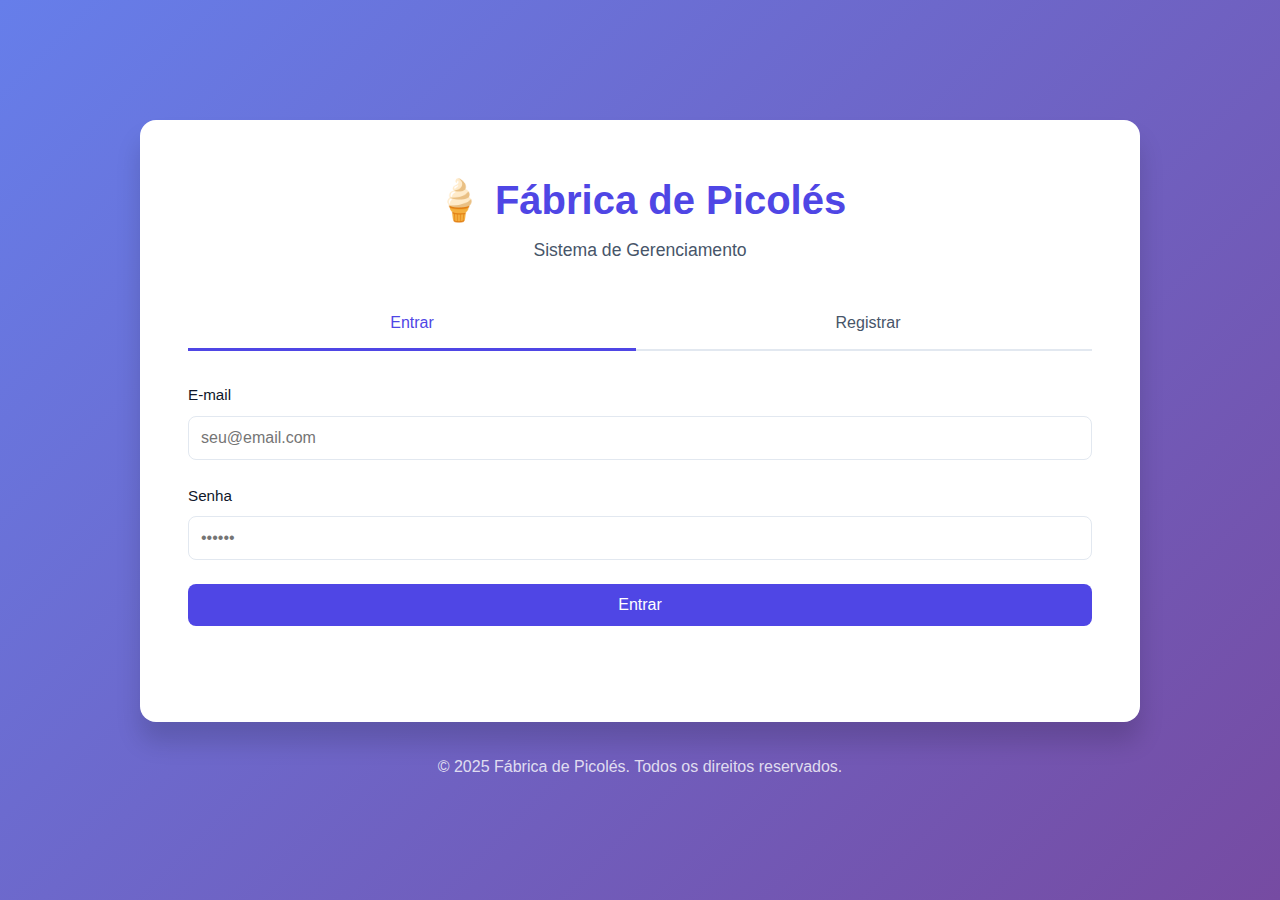
<file: index.html>
<!DOCTYPE html>
<html lang="pt-BR">
  <head>
    <meta charset="utf-8" />
    <meta name="viewport" content="width=device-width, initial-scale=1.0" />
    <title>Fábrica de Picolés - Login</title>
    <link rel="stylesheet" href="styles.css" />
  </head>
  <body class="page-auth">
    <div class="auth-container">
      <div class="auth-card">
        <div class="logo">
          <h1>🍦 Fábrica de Picolés</h1>
          <p class="tagline">Sistema de Gerenciamento</p>
        </div>

        <div class="auth-tabs">
          <button class="tab-btn active" data-tab="login">Entrar</button>
          <button class="tab-btn" data-tab="register">Registrar</button>
        </div>

        <!-- Formulário de Login -->
        <form id="form-login" class="auth-form active">
          <div class="form-group">
            <label for="login-email">E-mail</label>
            <input
              type="email"
              id="login-email"
              name="email"
              required
              placeholder="seu@email.com"
            />
          </div>

          <div class="form-group">
            <label for="login-password">Senha</label>
            <input
              type="password"
              id="login-password"
              name="password"
              minlength="6"
              required
              placeholder="••••••"
            />
          </div>

          <button type="submit" class="btn btn-primary btn-block">
            Entrar
          </button>

          <div id="login-message" class="message" role="alert"></div>
        </form>

        <!-- Formulário de Registro -->
        <form id="form-register" class="auth-form">
          <div class="form-group">
            <label for="reg-name">Nome Completo</label>
            <input
              type="text"
              id="reg-name"
              name="name"
              required
              placeholder="João Silva"
            />
          </div>

          <div class="form-group">
            <label for="reg-email">E-mail</label>
            <input
              type="email"
              id="reg-email"
              name="email"
              required
              placeholder="seu@email.com"
            />
          </div>

          <div class="form-group">
            <label for="reg-password">Senha</label>
            <input
              type="password"
              id="reg-password"
              name="password"
              minlength="6"
              required
              placeholder="Mínimo 6 caracteres"
            />
          </div>

          <div class="form-group">
            <label for="reg-role">Área de Atuação</label>
            <select id="reg-role" name="role" required>
              <option value="">Selecione...</option>
              <option value="producao">Produção</option>
              <option value="vendas">Vendas</option>
              <option value="estoque">Estoque</option>
              <option value="admin">Administração</option>
            </select>
          </div>

          <button type="submit" class="btn btn-primary btn-block">
            Criar Conta
          </button>

          <div id="register-message" class="message" role="alert"></div>
        </form>
      </div>

      <footer class="auth-footer">
        <p>&copy; 2025 Fábrica de Picolés. Todos os direitos reservados.</p>
      </footer>
    </div>
  </body>
</html>
</file>
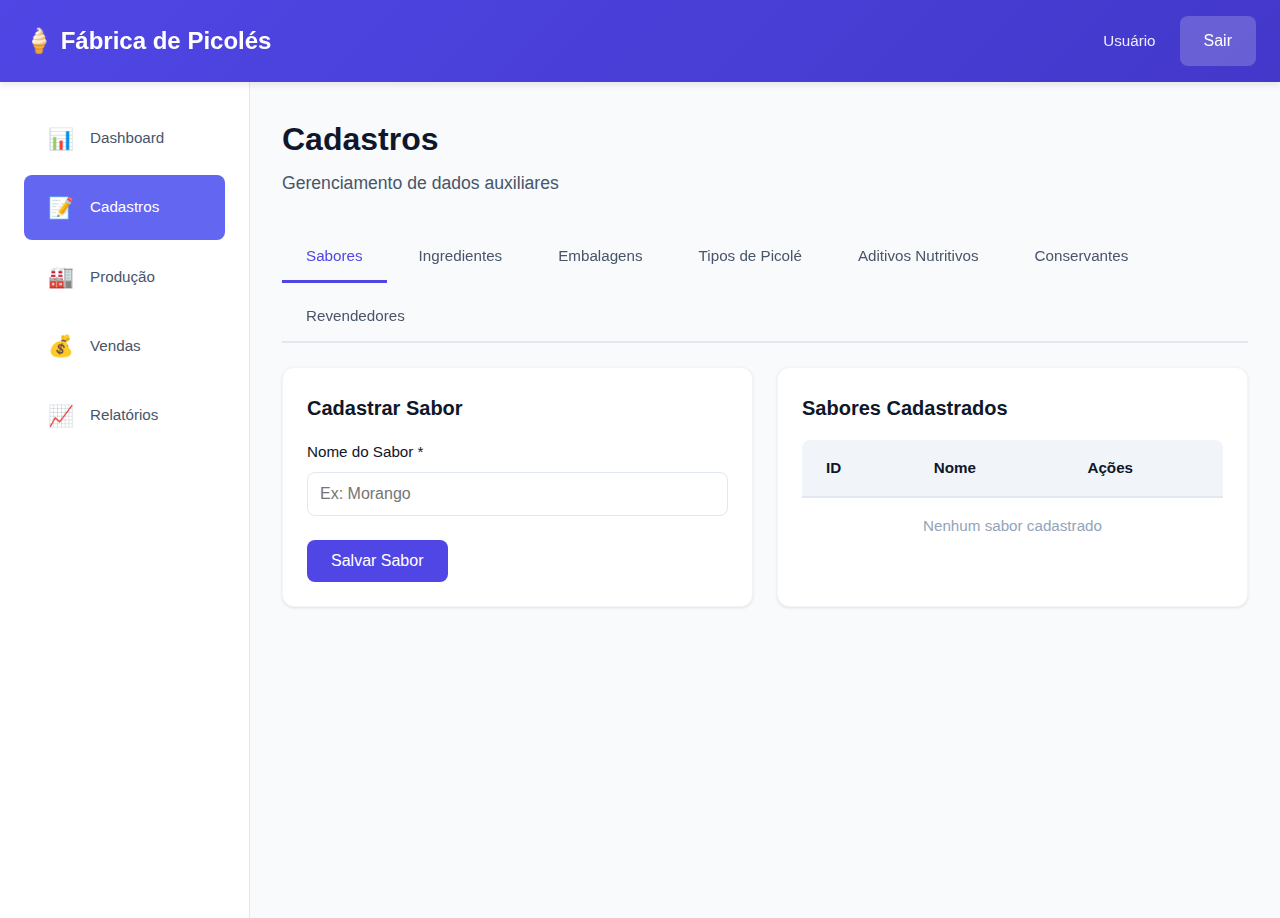
<file: cadastros.html>
<!DOCTYPE html>
<html lang="pt-BR">
  <head>
    <meta charset="utf-8" />
    <meta name="viewport" content="width=device-width, initial-scale=1.0" />
    <title>Cadastros - Fábrica de Picolés</title>
    <link rel="stylesheet" href="styles.css" />
  </head>
  <body class="page-app">
    <header class="topbar">
      <div class="topbar-content">
        <h1 class="topbar-title">🍦 Fábrica de Picolés</h1>
        <div class="topbar-actions">
          <span class="user-info" id="user-name">Usuário</span>
          <a href="index.html" class="btn btn-logout">Sair</a>
        </div>
      </div>
    </header>

    <div class="app-layout">
      <aside class="sidebar">
        <nav class="sidebar-nav">
          <a href="dashboard.html" class="nav-item">
            <span class="nav-icon">📊</span>
            <span class="nav-text">Dashboard</span>
          </a>
          <a href="cadastros.html" class="nav-item active">
            <span class="nav-icon">📝</span>
            <span class="nav-text">Cadastros</span>
          </a>
          <a href="producao.html" class="nav-item">
            <span class="nav-icon">🏭</span>
            <span class="nav-text">Produção</span>
          </a>
          <a href="vendas.html" class="nav-item">
            <span class="nav-icon">💰</span>
            <span class="nav-text">Vendas</span>
          </a>
          <a href="relatorios.html" class="nav-item">
            <span class="nav-icon">📈</span>
            <span class="nav-text">Relatórios</span>
          </a>
        </nav>
      </aside>

      <main class="main-content">
        <div class="page-header">
          <h2>Cadastros</h2>
          <p class="page-subtitle">Gerenciamento de dados auxiliares</p>
        </div>

        <!-- Abas de Navegação -->
        <div class="tabs">
          <button class="tab-button active" data-tab="sabores">Sabores</button>
          <button class="tab-button" data-tab="ingredientes">
            Ingredientes
          </button>
          <button class="tab-button" data-tab="embalagens">Embalagens</button>
          <button class="tab-button" data-tab="tipos">Tipos de Picolé</button>
          <button class="tab-button" data-tab="aditivos">
            Aditivos Nutritivos
          </button>
          <button class="tab-button" data-tab="conservantes">
            Conservantes
          </button>
          <button class="tab-button" data-tab="revendedores">
            Revendedores
          </button>
        </div>

        <!-- Conteúdo das Abas -->

        <!-- ABA: SABORES -->
        <div id="tab-sabores" class="tab-content active">
          <div class="grid-2">
            <div class="card">
              <h3>Cadastrar Sabor</h3>
              <form id="form-sabor">
                <div class="form-group">
                  <label for="sabor-nome">Nome do Sabor *</label>
                  <input
                    type="text"
                    id="sabor-nome"
                    name="nome"
                    required
                    placeholder="Ex: Morango"
                  />
                </div>
                <button type="submit" class="btn btn-primary">
                  Salvar Sabor
                </button>
              </form>
            </div>

            <div class="card">
              <h3>Sabores Cadastrados</h3>
              <div class="table-container">
                <table class="table">
                  <thead>
                    <tr>
                      <th>ID</th>
                      <th>Nome</th>
                      <th>Ações</th>
                    </tr>
                  </thead>
                  <tbody id="table-sabores">
                    <tr>
                      <td colspan="3" class="text-center text-muted">
                        Nenhum sabor cadastrado
                      </td>
                    </tr>
                  </tbody>
                </table>
              </div>
            </div>
          </div>
        </div>

        <!-- ABA: INGREDIENTES -->
        <div id="tab-ingredientes" class="tab-content">
          <div class="grid-2">
            <div class="card">
              <h3>Cadastrar Ingrediente</h3>
              <form id="form-ingrediente">
                <div class="form-group">
                  <label for="ingrediente-nome">Nome do Ingrediente *</label>
                  <input
                    type="text"
                    id="ingrediente-nome"
                    name="nome"
                    required
                    placeholder="Ex: Leite Condensado"
                  />
                </div>
                <button type="submit" class="btn btn-primary">
                  Salvar Ingrediente
                </button>
              </form>
            </div>

            <div class="card">
              <h3>Ingredientes Cadastrados</h3>
              <div class="table-container">
                <table class="table">
                  <thead>
                    <tr>
                      <th>ID</th>
                      <th>Nome</th>
                      <th>Ações</th>
                    </tr>
                  </thead>
                  <tbody id="table-ingredientes">
                    <tr>
                      <td colspan="3" class="text-center text-muted">
                        Nenhum ingrediente cadastrado
                      </td>
                    </tr>
                  </tbody>
                </table>
              </div>
            </div>
          </div>
        </div>

        <!-- ABA: EMBALAGENS -->
        <div id="tab-embalagens" class="tab-content">
          <div class="grid-2">
            <div class="card">
              <h3>Cadastrar Tipo de Embalagem</h3>
              <form id="form-embalagem">
                <div class="form-group">
                  <label for="embalagem-nome">Nome da Embalagem *</label>
                  <input
                    type="text"
                    id="embalagem-nome"
                    name="nome"
                    required
                    placeholder="Ex: Plástico"
                  />
                </div>
                <button type="submit" class="btn btn-primary">
                  Salvar Embalagem
                </button>
              </form>
            </div>

            <div class="card">
              <h3>Embalagens Cadastradas</h3>
              <div class="table-container">
                <table class="table">
                  <thead>
                    <tr>
                      <th>ID</th>
                      <th>Nome</th>
                      <th>Ações</th>
                    </tr>
                  </thead>
                  <tbody id="table-embalagens">
                    <tr>
                      <td colspan="3" class="text-center text-muted">
                        Nenhuma embalagem cadastrada
                      </td>
                    </tr>
                  </tbody>
                </table>
              </div>
            </div>
          </div>
        </div>

        <!-- ABA: TIPOS DE PICOLÉ -->
        <div id="tab-tipos" class="tab-content">
          <div class="grid-2">
            <div class="card">
              <h3>Cadastrar Tipo de Picolé</h3>
              <form id="form-tipo">
                <div class="form-group">
                  <label for="tipo-nome">Nome do Tipo *</label>
                  <input
                    type="text"
                    id="tipo-nome"
                    name="nome"
                    required
                    placeholder="Ex: Normal"
                  />
                </div>
                <div class="form-group">
                  <label for="tipo-descricao">Descrição</label>
                  <input
                    type="text"
                    id="tipo-descricao"
                    name="descricao"
                    placeholder="Ex: Picolé à base de água"
                  />
                </div>
                <button type="submit" class="btn btn-primary">
                  Salvar Tipo
                </button>
              </form>
            </div>

            <div class="card">
              <h3>Tipos Cadastrados</h3>
              <div class="table-container">
                <table class="table">
                  <thead>
                    <tr>
                      <th>ID</th>
                      <th>Nome</th>
                      <th>Descrição</th>
                      <th>Ações</th>
                    </tr>
                  </thead>
                  <tbody id="table-tipos">
                    <tr>
                      <td colspan="4" class="text-center text-muted">
                        Nenhum tipo cadastrado
                      </td>
                    </tr>
                  </tbody>
                </table>
              </div>
            </div>
          </div>
        </div>

        <!-- ABA: ADITIVOS NUTRITIVOS -->
        <div id="tab-aditivos" class="tab-content">
          <div class="grid-2">
            <div class="card">
              <h3>Cadastrar Aditivo Nutritivo</h3>
              <form id="form-aditivo">
                <div class="form-group">
                  <label for="aditivo-nome">Nome do Aditivo *</label>
                  <input
                    type="text"
                    id="aditivo-nome"
                    name="nome"
                    required
                    placeholder="Ex: Vitamina C"
                  />
                </div>
                <div class="form-group">
                  <label for="aditivo-formula">Fórmula Química</label>
                  <input
                    type="text"
                    id="aditivo-formula"
                    name="formula_quimica"
                    placeholder="Ex: C6H8O6"
                  />
                </div>
                <button type="submit" class="btn btn-primary">
                  Salvar Aditivo
                </button>
              </form>
            </div>

            <div class="card">
              <h3>Aditivos Cadastrados</h3>
              <div class="table-container">
                <table class="table">
                  <thead>
                    <tr>
                      <th>ID</th>
                      <th>Nome</th>
                      <th>Fórmula</th>
                      <th>Ações</th>
                    </tr>
                  </thead>
                  <tbody id="table-aditivos">
                    <tr>
                      <td colspan="4" class="text-center text-muted">
                        Nenhum aditivo cadastrado
                      </td>
                    </tr>
                  </tbody>
                </table>
              </div>
            </div>
          </div>
        </div>

        <!-- ABA: CONSERVANTES -->
        <div id="tab-conservantes" class="tab-content">
          <div class="grid-2">
            <div class="card">
              <h3>Cadastrar Conservante</h3>
              <form id="form-conservante">
                <div class="form-group">
                  <label for="conservante-nome">Nome do Conservante *</label>
                  <input
                    type="text"
                    id="conservante-nome"
                    name="nome"
                    required
                    placeholder="Ex: Ácido Sórbico"
                  />
                </div>
                <div class="form-group">
                  <label for="conservante-descricao">Descrição</label>
                  <textarea
                    id="conservante-descricao"
                    name="descricao"
                    rows="3"
                    placeholder="Informações sobre o conservante"
                  ></textarea>
                </div>
                <button type="submit" class="btn btn-primary">
                  Salvar Conservante
                </button>
              </form>
            </div>

            <div class="card">
              <h3>Conservantes Cadastrados</h3>
              <div class="table-container">
                <table class="table">
                  <thead>
                    <tr>
                      <th>ID</th>
                      <th>Nome</th>
                      <th>Descrição</th>
                      <th>Ações</th>
                    </tr>
                  </thead>
                  <tbody id="table-conservantes">
                    <tr>
                      <td colspan="4" class="text-center text-muted">
                        Nenhum conservante cadastrado
                      </td>
                    </tr>
                  </tbody>
                </table>
              </div>
            </div>
          </div>
        </div>

        <!-- ABA: REVENDEDORES -->
        <div id="tab-revendedores" class="tab-content">
          <div class="grid-2">
            <div class="card">
              <h3>Cadastrar Revendedor</h3>
              <form id="form-revendedor">
                <div class="form-group">
                  <label for="revendedor-cnpj">CNPJ *</label>
                  <input
                    type="text"
                    id="revendedor-cnpj"
                    name="cnpj"
                    required
                    placeholder="00.000.000/0000-00"
                    maxlength="18"
                  />
                </div>
                <div class="form-group">
                  <label for="revendedor-razao">Razão Social *</label>
                  <input
                    type="text"
                    id="revendedor-razao"
                    name="razao_social"
                    required
                    placeholder="Nome da Empresa LTDA"
                  />
                </div>
                <div class="form-group">
                  <label for="revendedor-contato">Contato *</label>
                  <input
                    type="text"
                    id="revendedor-contato"
                    name="contato"
                    required
                    placeholder="(00) 00000-0000"
                  />
                </div>
                <div class="form-group">
                  <label for="revendedor-email">E-mail</label>
                  <input
                    type="email"
                    id="revendedor-email"
                    name="email"
                    placeholder="contato@empresa.com"
                  />
                </div>
                <button type="submit" class="btn btn-primary">
                  Salvar Revendedor
                </button>
              </form>
            </div>

            <div class="card">
              <h3>Revendedores Cadastrados</h3>
              <div class="table-container">
                <table class="table">
                  <thead>
                    <tr>
                      <th>ID</th>
                      <th>CNPJ</th>
                      <th>Razão Social</th>
                      <th>Contato</th>
                      <th>Ações</th>
                    </tr>
                  </thead>
                  <tbody id="table-revendedores">
                    <tr>
                      <td colspan="5" class="text-center text-muted">
                        Nenhum revendedor cadastrado
                      </td>
                    </tr>
                  </tbody>
                </table>
              </div>
            </div>
          </div>
        </div>
      </main>
    </div>
  </body>
</html>
</file>
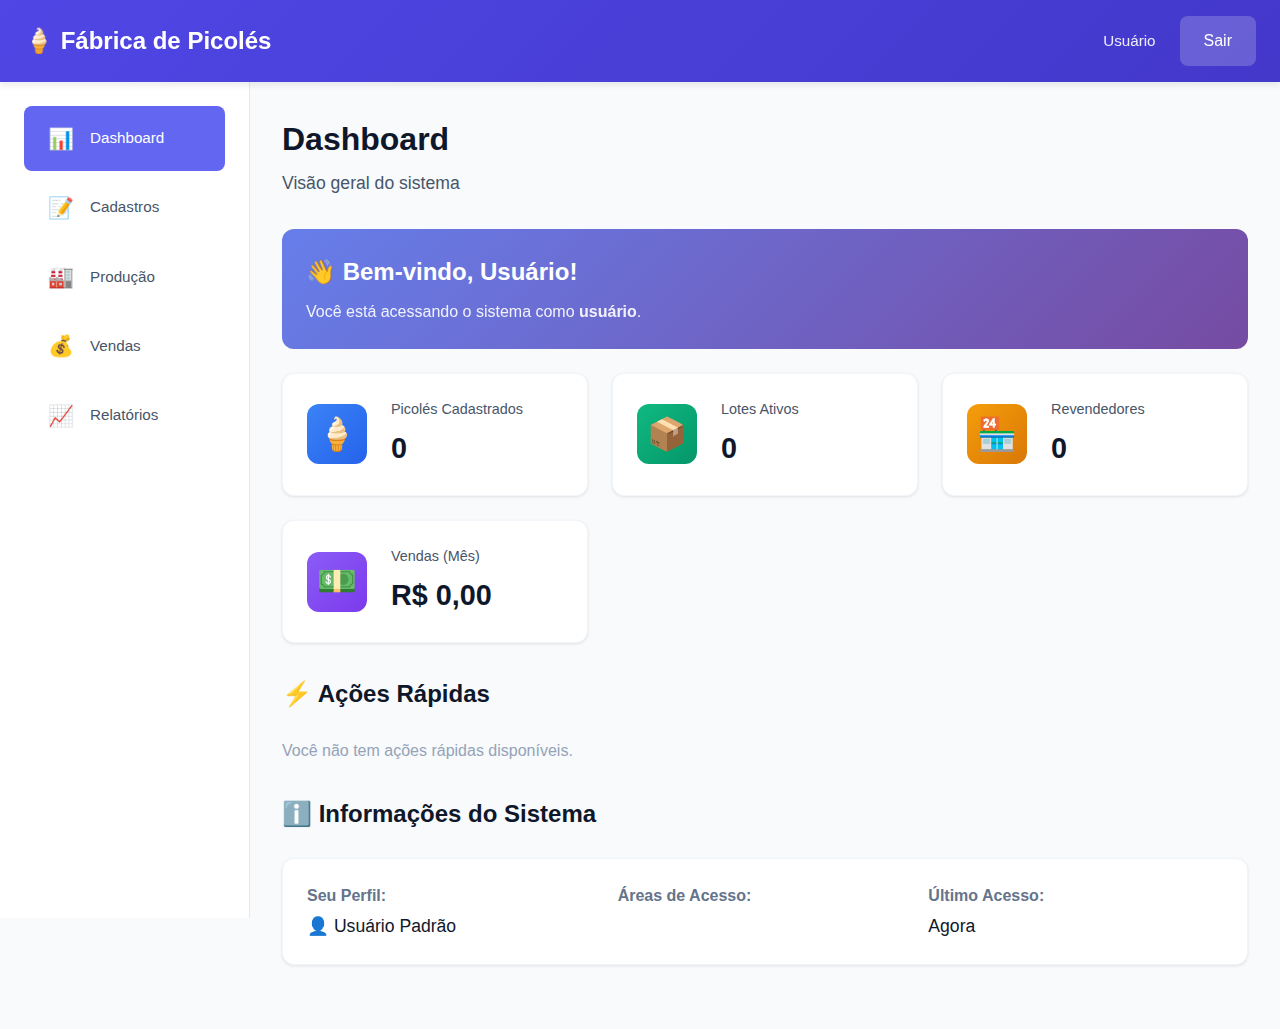
<file: dashboard.html>
<!DOCTYPE html>
<html lang="pt-BR">
  <head>
    <meta charset="utf-8" />
    <meta name="viewport" content="width=device-width, initial-scale=1.0" />
    <title>Dashboard - Fábrica de Picolés</title>
    <link rel="stylesheet" href="styles.css" />
  </head>
  <body class="page-app">
    <header class="topbar">
      <div class="topbar-content">
        <h1 class="topbar-title">🍦 Fábrica de Picolés</h1>
        <div class="topbar-actions">
          <span class="user-info" id="user-name">Usuário</span>
          <a href="index.html" class="btn btn-logout">Sair</a>
        </div>
      </div>
    </header>

    <div class="app-layout">
      <aside class="sidebar">
        <nav class="sidebar-nav">
          <a href="dashboard.html" class="nav-item active">
            <span class="nav-icon">📊</span>
            <span class="nav-text">Dashboard</span>
          </a>
          <a href="cadastros.html" class="nav-item">
            <span class="nav-icon">📝</span>
            <span class="nav-text">Cadastros</span>
          </a>
          <a href="producao.html" class="nav-item">
            <span class="nav-icon">🏭</span>
            <span class="nav-text">Produção</span>
          </a>
          <a href="vendas.html" class="nav-item">
            <span class="nav-icon">💰</span>
            <span class="nav-text">Vendas</span>
          </a>
          <a href="relatorios.html" class="nav-item">
            <span class="nav-icon">📈</span>
            <span class="nav-text">Relatórios</span>
          </a>
          <a
            href="usuarios.html"
            class="nav-item"
            id="nav-usuarios"
            style="display: none"
          >
            <span class="nav-icon">👥</span>
            <span class="nav-text">Usuários</span>
          </a>
        </nav>
      </aside>

      <main class="main-content">
        <div class="page-header">
          <h2>Dashboard</h2>
          <p class="page-subtitle">Visão geral do sistema</p>
        </div>

        <!-- Informação de Boas-vindas Personalizada -->
        <div
          style="
            background: linear-gradient(135deg, #667eea 0%, #764ba2 100%);
            color: white;
            padding: 24px;
            border-radius: 12px;
            margin-bottom: 24px;
          "
        >
          <h3 style="margin: 0 0 8px 0; font-size: 1.5rem">
            👋 Bem-vindo, <span id="welcome-user">Usuário</span>!
          </h3>
          <p style="margin: 0; opacity: 0.9" id="welcome-message">
            Você está acessando o sistema como
            <strong id="user-role-display">usuário</strong>.
          </p>
        </div>

        <!-- Cards de Resumo -->
        <div class="dashboard-grid">
          <div class="stat-card">
            <div class="stat-icon blue">🍦</div>
            <div class="stat-content">
              <h3>Picolés Cadastrados</h3>
              <p class="stat-value" id="total-picoles">0</p>
            </div>
          </div>

          <div class="stat-card">
            <div class="stat-icon green">📦</div>
            <div class="stat-content">
              <h3>Lotes Ativos</h3>
              <p class="stat-value" id="total-lotes">0</p>
            </div>
          </div>

          <div class="stat-card">
            <div class="stat-icon orange">🏪</div>
            <div class="stat-content">
              <h3>Revendedores</h3>
              <p class="stat-value" id="total-revendedores">0</p>
            </div>
          </div>

          <div class="stat-card">
            <div class="stat-icon purple">💵</div>
            <div class="stat-content">
              <h3>Vendas (Mês)</h3>
              <p class="stat-value" id="total-vendas">R$ 0,00</p>
            </div>
          </div>
        </div>

        <!-- Ações Rápidas -->
        <div class="section">
          <h3 class="section-title">⚡ Ações Rápidas</h3>
          <div class="quick-actions" id="quick-actions-grid">
            <!-- Ações serão carregadas dinamicamente baseado nas permissões -->
          </div>
        </div>

        <!-- Informações do Sistema -->
        <div class="section">
          <h3 class="section-title">ℹ️ Informações do Sistema</h3>
          <div class="card">
            <div
              style="
                display: grid;
                grid-template-columns: repeat(auto-fit, minmax(200px, 1fr));
                gap: 16px;
              "
            >
              <div>
                <strong style="color: #64748b">Seu Perfil:</strong>
                <p style="margin: 4px 0 0 0; font-size: 1.1rem" id="info-role">
                  -
                </p>
              </div>
              <div>
                <strong style="color: #64748b">Áreas de Acesso:</strong>
                <div id="info-permissions" style="margin-top: 4px">-</div>
              </div>
              <div>
                <strong style="color: #64748b">Último Acesso:</strong>
                <p
                  style="margin: 4px 0 0 0; font-size: 1.1rem"
                  id="info-last-access"
                >
                  Agora
                </p>
              </div>
            </div>
          </div>
        </div>
      </main>
    </div>

    <script>
      // Carregar informações do usuário
      document.addEventListener("DOMContentLoaded", () => {
        const permissions = JSON.parse(
          localStorage.getItem("userPermissions") || "[]"
        );
        const userName = localStorage.getItem("userName") || "Usuário";

        // Atualizar boas-vindas
        document.getElementById("welcome-user").textContent = userName;

        // Mostrar botão de usuários se for admin
        if (permissions.includes("admin")) {
          document.getElementById("nav-usuarios").style.display = "flex";
          document.getElementById("user-role-display").textContent =
            "Administrador";
          document.getElementById("info-role").textContent = "🔑 Administrador";
        } else if (permissions.includes("producao")) {
          document.getElementById("user-role-display").textContent =
            "Equipe de Produção";
          document.getElementById("info-role").textContent = "🏭 Produção";
        } else if (permissions.includes("vendas")) {
          document.getElementById("user-role-display").textContent =
            "Equipe de Vendas";
          document.getElementById("info-role").textContent = "💰 Vendas";
        } else {
          document.getElementById("user-role-display").textContent = "usuário";
          document.getElementById("info-role").textContent =
            "👤 Usuário Padrão";
        }

        // Mostrar permissões
        const permissionBadges = permissions
          .map((p) => {
            const icons = {
              admin: "🔑",
              dashboard: "📊",
              cadastros: "📝",
              producao: "🏭",
              vendas: "💰",
              relatorios: "📈",
            };
            return `<span style="background: #e0e7ff; color: #4338ca; padding: 4px 12px; border-radius: 6px; font-size: 0.9rem; margin-right: 8px; display: inline-block; margin-bottom: 4px;">${
              icons[p] || ""
            } ${p}</span>`;
          })
          .join("");
        document.getElementById("info-permissions").innerHTML =
          permissionBadges;

        // Carregar ações rápidas baseado nas permissões
        const quickActionsGrid = document.getElementById("quick-actions-grid");
        let actions = "";

        if (permissions.includes("producao")) {
          actions += `
            <a href="producao.html" class="action-card">
              <span class="action-icon">🍦</span>
              <h4>Cadastrar Picolé</h4>
              <p>Adicionar novo tipo de picolé</p>
            </a>
            <a href="producao.html#lotes" class="action-card">
              <span class="action-icon">📦</span>
              <h4>Criar Lote</h4>
              <p>Registrar nova produção</p>
            </a>
          `;
        }

        if (permissions.includes("vendas")) {
          actions += `
            <a href="vendas.html" class="action-card">
              <span class="action-icon">📄</span>
              <h4>Emitir Nota Fiscal</h4>
              <p>Nova venda para revendedor</p>
            </a>
          `;
        }

        if (permissions.includes("cadastros")) {
          actions += `
            <a href="cadastros.html" class="action-card">
              <span class="action-icon">➕</span>
              <h4>Cadastros Gerais</h4>
              <p>Sabores, ingredientes, etc.</p>
            </a>
          `;
        }

        if (permissions.includes("relatorios")) {
          actions += `
            <a href="relatorios.html" class="action-card">
              <span class="action-icon">📊</span>
              <h4>Ver Relatórios</h4>
              <p>Análises e estatísticas</p>
            </a>
          `;
        }

        if (permissions.includes("admin")) {
          actions += `
            <a href="usuarios.html" class="action-card">
              <span class="action-icon">👥</span>
              <h4>Gerenciar Usuários</h4>
              <p>Criar e editar acessos</p>
            </a>
          `;
        }

        quickActionsGrid.innerHTML =
          actions ||
          '<p style="color: #94a3b8;">Você não tem ações rápidas disponíveis.</p>';
      });
    </script>
    <script src="app.js"></script>
  </body>
</html>
</file>
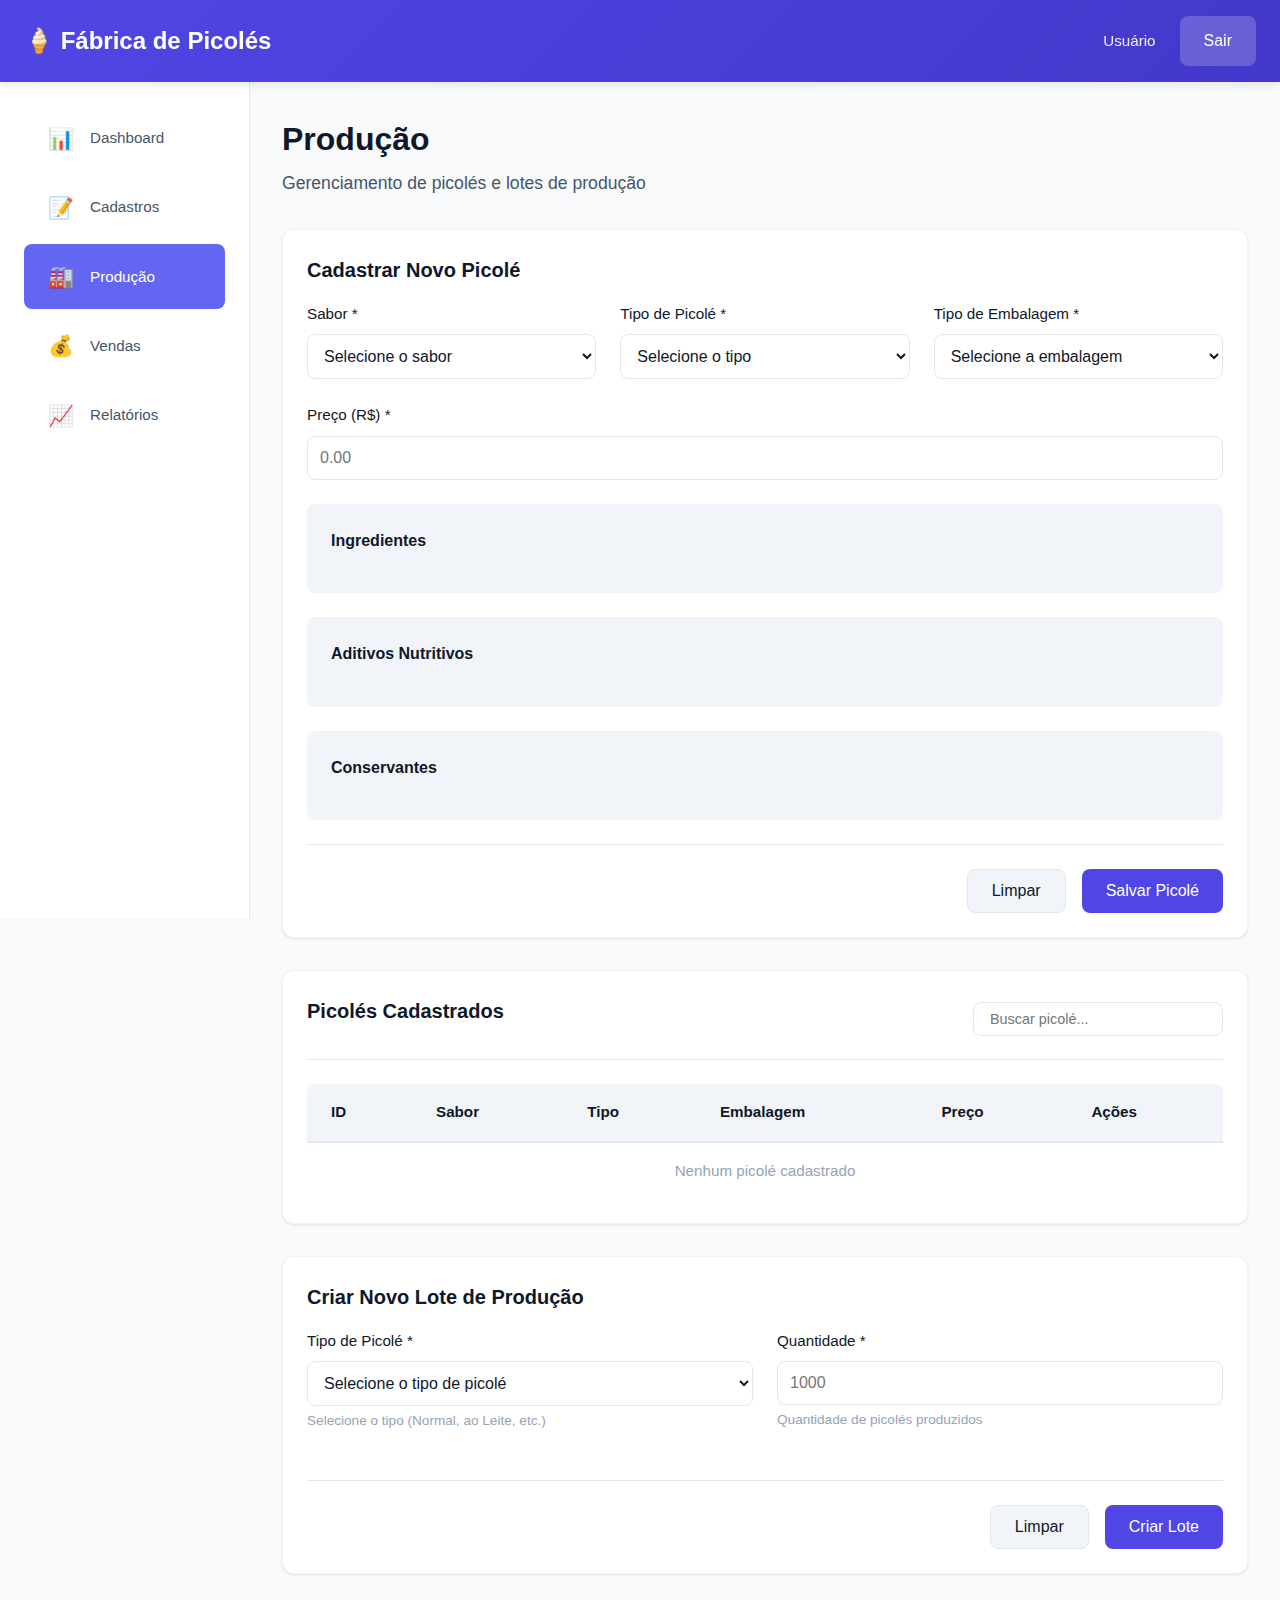
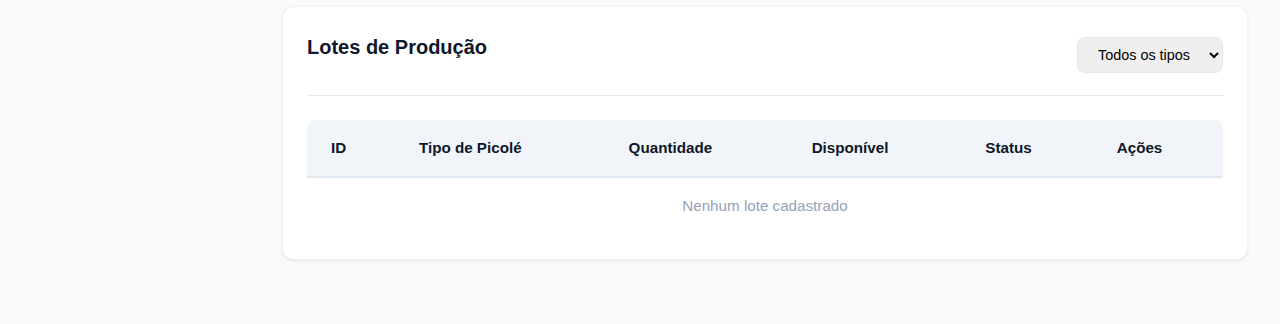
<file: producao.html>
<!DOCTYPE html>
<html lang="pt-BR">
  <head>
    <meta charset="utf-8" />
    <meta name="viewport" content="width=device-width, initial-scale=1.0" />
    <title>Produção - Fábrica de Picolés</title>
    <link rel="stylesheet" href="styles.css" />
  </head>
  <body class="page-app">
    <header class="topbar">
      <div class="topbar-content">
        <h1 class="topbar-title">🍦 Fábrica de Picolés</h1>
        <div class="topbar-actions">
          <span class="user-info" id="user-name">Usuário</span>
          <a href="index.html" class="btn btn-logout">Sair</a>
        </div>
      </div>
    </header>

    <div class="app-layout">
      <aside class="sidebar">
        <nav class="sidebar-nav">
          <a href="dashboard.html" class="nav-item">
            <span class="nav-icon">📊</span>
            <span class="nav-text">Dashboard</span>
          </a>
          <a href="cadastros.html" class="nav-item">
            <span class="nav-icon">📝</span>
            <span class="nav-text">Cadastros</span>
          </a>
          <a href="producao.html" class="nav-item active">
            <span class="nav-icon">🏭</span>
            <span class="nav-text">Produção</span>
          </a>
          <a href="vendas.html" class="nav-item">
            <span class="nav-icon">💰</span>
            <span class="nav-text">Vendas</span>
          </a>
          <a href="relatorios.html" class="nav-item">
            <span class="nav-icon">📈</span>
            <span class="nav-text">Relatórios</span>
          </a>
        </nav>
      </aside>

      <main class="main-content">
        <div class="page-header">
          <h2>Produção</h2>
          <p class="page-subtitle">
            Gerenciamento de picolés e lotes de produção
          </p>
        </div>

        <!-- Seção: Cadastrar Picolé -->
        <section class="section">
          <div class="card">
            <h3>Cadastrar Novo Picolé</h3>
            <form id="form-picole">
              <div class="grid-3">
                <div class="form-group">
                  <label for="picole-sabor">Sabor *</label>
                  <select id="picole-sabor" name="id_sabor" required>
                    <option value="">Selecione o sabor</option>
                  </select>
                </div>

                <div class="form-group">
                  <label for="picole-tipo">Tipo de Picolé *</label>
                  <select id="picole-tipo" name="id_tipo_picole" required>
                    <option value="">Selecione o tipo</option>
                  </select>
                </div>

                <div class="form-group">
                  <label for="picole-embalagem">Tipo de Embalagem *</label>
                  <select
                    id="picole-embalagem"
                    name="id_tipo_embalagem"
                    required
                  >
                    <option value="">Selecione a embalagem</option>
                  </select>
                </div>
              </div>

              <div class="form-group">
                <label for="picole-preco">Preço (R$) *</label>
                <input
                  type="number"
                  id="picole-preco"
                  name="preco"
                  step="0.01"
                  min="0.01"
                  required
                  placeholder="0.00"
                />
              </div>

              <!-- Associações -->
              <div class="form-section">
                <h4>Ingredientes</h4>
                <div class="checkbox-group" id="picole-ingredientes">
                  <!-- Ingredientes serão carregados dinamicamente -->
                </div>
              </div>

              <div class="form-section">
                <h4>Aditivos Nutritivos</h4>
                <div class="checkbox-group" id="picole-aditivos">
                  <!-- Aditivos serão carregados dinamicamente -->
                </div>
              </div>

              <div class="form-section">
                <h4>Conservantes</h4>
                <div class="checkbox-group" id="picole-conservantes">
                  <!-- Conservantes serão carregados dinamicamente -->
                </div>
              </div>

              <div class="form-actions">
                <button
                  type="button"
                  class="btn btn-secondary"
                  id="btn-limpar-picole"
                >
                  Limpar
                </button>
                <button type="submit" class="btn btn-primary">
                  Salvar Picolé
                </button>
              </div>
            </form>
          </div>
        </section>

        <!-- Seção: Picolés Cadastrados -->
        <section class="section">
          <div class="card">
            <div class="card-header">
              <h3>Picolés Cadastrados</h3>
              <div class="search-box">
                <input
                  type="text"
                  id="search-picole"
                  placeholder="Buscar picolé..."
                />
              </div>
            </div>
            <div class="table-container">
              <table class="table">
                <thead>
                  <tr>
                    <th>ID</th>
                    <th>Sabor</th>
                    <th>Tipo</th>
                    <th>Embalagem</th>
                    <th>Preço</th>
                    <th>Ações</th>
                  </tr>
                </thead>
                <tbody id="table-picoles">
                  <tr>
                    <td colspan="6" class="text-center text-muted">
                      Nenhum picolé cadastrado
                    </td>
                  </tr>
                </tbody>
              </table>
            </div>
          </div>
        </section>

        <!-- Seção: Criar Lote -->
        <section class="section" id="lotes">
          <div class="card">
            <h3>Criar Novo Lote de Produção</h3>
            <form id="form-lote">
              <div class="grid-2">
                <div class="form-group">
                  <label for="lote-picole">Tipo de Picolé *</label>
                  <select id="lote-picole" name="id_tipo_picole" required>
                    <option value="">Selecione o tipo de picolé</option>
                  </select>
                  <small class="form-hint"
                    >Selecione o tipo (Normal, ao Leite, etc.)</small
                  >
                </div>

                <div class="form-group">
                  <label for="lote-quantidade">Quantidade *</label>
                  <input
                    type="number"
                    id="lote-quantidade"
                    name="quantidade"
                    min="1"
                    required
                    placeholder="1000"
                  />
                  <small class="form-hint"
                    >Quantidade de picolés produzidos</small
                  >
                </div>
              </div>

              <div class="form-actions">
                <button
                  type="button"
                  class="btn btn-secondary"
                  id="btn-limpar-lote"
                >
                  Limpar
                </button>
                <button type="submit" class="btn btn-primary">
                  Criar Lote
                </button>
              </div>
            </form>
          </div>
        </section>

        <!-- Seção: Lotes de Produção -->
        <section class="section">
          <div class="card">
            <div class="card-header">
              <h3>Lotes de Produção</h3>
              <div class="filter-group">
                <select id="filter-tipo-lote">
                  <option value="">Todos os tipos</option>
                </select>
              </div>
            </div>
            <div class="table-container">
              <table class="table">
                <thead>
                  <tr>
                    <th>ID</th>
                    <th>Tipo de Picolé</th>
                    <th>Quantidade</th>
                    <th>Disponível</th>
                    <th>Status</th>
                    <th>Ações</th>
                  </tr>
                </thead>
                <tbody id="table-lotes">
                  <tr>
                    <td colspan="6" class="text-center text-muted">
                      Nenhum lote cadastrado
                    </td>
                  </tr>
                </tbody>
              </table>
            </div>
          </div>
        </section>
      </main>
    </div>

    <!-- Modal: Detalhes do Picolé -->
    <div id="modal-detalhes-picole" class="modal">
      <div class="modal-content">
        <div class="modal-header">
          <h3>Detalhes do Picolé</h3>
          <button class="modal-close" data-close="modal-detalhes-picole">
            &times;
          </button>
        </div>
        <div class="modal-body" id="modal-picole-body">
          <!-- Conteúdo dinâmico -->
        </div>
      </div>
    </div>
  </body>
</html>
</file>
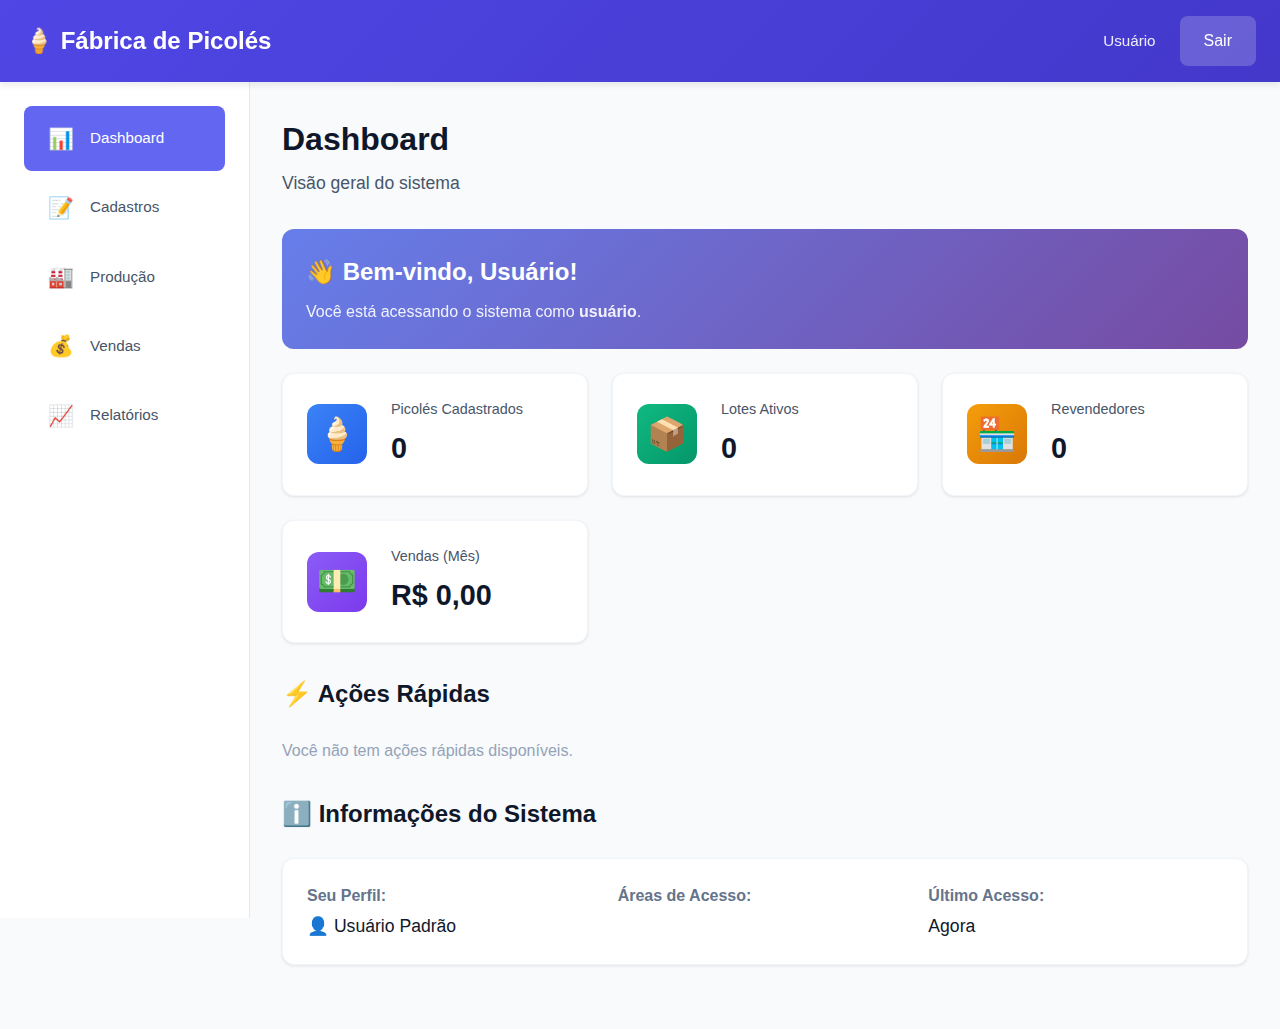
<file: usuarios.html>
<!DOCTYPE html>
<html lang="pt-BR">
  <head>
    <meta charset="utf-8" />
    <meta name="viewport" content="width=device-width, initial-scale=1.0" />
    <title>Gerenciar Usuários - Fábrica de Picolés</title>
    <link rel="stylesheet" href="styles.css" />
  </head>
  <body class="page-app">
    <header class="topbar">
      <div class="topbar-content">
        <h1 class="topbar-title">🍦 Fábrica de Picolés</h1>
        <div class="topbar-actions">
          <span class="user-info" id="user-name">Usuário</span>
          <a href="index.html" class="btn btn-logout">Sair</a>
        </div>
      </div>
    </header>

    <div class="app-layout">
      <aside class="sidebar">
        <nav class="sidebar-nav">
          <a href="dashboard.html" class="nav-item">
            <span class="nav-icon">📊</span>
            <span class="nav-text">Dashboard</span>
          </a>
          <a href="cadastros.html" class="nav-item">
            <span class="nav-icon">📝</span>
            <span class="nav-text">Cadastros</span>
          </a>
          <a href="producao.html" class="nav-item">
            <span class="nav-icon">🏭</span>
            <span class="nav-text">Produção</span>
          </a>
          <a href="vendas.html" class="nav-item">
            <span class="nav-icon">💰</span>
            <span class="nav-text">Vendas</span>
          </a>
          <a href="relatorios.html" class="nav-item">
            <span class="nav-icon">📈</span>
            <span class="nav-text">Relatórios</span>
          </a>
          <a href="usuarios.html" class="nav-item active" id="nav-usuarios">
            <span class="nav-icon">👥</span>
            <span class="nav-text">Usuários</span>
          </a>
        </nav>
      </aside>

      <main class="main-content">
        <div class="page-header">
          <h2>⚙️ Gerenciamento de Usuários</h2>
          <p class="page-subtitle">
            Controle de acesso e permissões (Somente Admin)
          </p>
        </div>

        <!-- Criar novo usuário -->
        <section class="section">
          <div class="card">
            <h3>➕ Cadastrar Novo Usuário</h3>
            <form id="form-criar-usuario">
              <div class="grid-2">
                <div class="form-group">
                  <label for="user-name">Nome Completo *</label>
                  <input
                    type="text"
                    id="user-name"
                    name="name"
                    required
                    placeholder="Ex: Roberto Silva"
                  />
                </div>

                <div class="form-group">
                  <label for="user-email">E-mail *</label>
                  <input
                    type="email"
                    id="user-email"
                    name="email"
                    required
                    placeholder="roberto@picoles.com"
                  />
                </div>
              </div>

              <div class="grid-2">
                <div class="form-group">
                  <label for="user-password">Senha *</label>
                  <input
                    type="password"
                    id="user-password"
                    name="password"
                    minlength="6"
                    required
                    placeholder="Mínimo 6 caracteres"
                  />
                </div>

                <div class="form-group">
                  <label for="user-role">Perfil de Acesso *</label>
                  <select id="user-role" name="role" required>
                    <option value="">Selecione o perfil...</option>
                    <option value="admin">
                      🔑 Administrador (Acesso Total)
                    </option>
                    <option value="producao">
                      🏭 Produção (Cadastros + Produção)
                    </option>
                    <option value="vendas">
                      💰 Vendas (Dashboard + Vendas)
                    </option>
                    <option value="relatorios">
                      📊 Relatórios (Dashboard + Relatórios)
                    </option>
                  </select>
                </div>
              </div>

              <div class="form-section">
                <h4>📋 Áreas de Acesso</h4>
                <p
                  style="font-size: 0.9rem; color: #64748b; margin-bottom: 1rem"
                >
                  As permissões abaixo são pré-definidas pelo perfil
                  selecionado, mas você pode personalizá-las:
                </p>
                <div
                  class="checkbox-group"
                  style="
                    grid-template-columns: repeat(auto-fit, minmax(150px, 1fr));
                  "
                >
                  <div class="checkbox-item">
                    <input
                      type="checkbox"
                      id="perm-dashboard"
                      name="areas[]"
                      value="dashboard"
                      checked
                    />
                    <label for="perm-dashboard">📊 Dashboard</label>
                  </div>
                  <div class="checkbox-item">
                    <input
                      type="checkbox"
                      id="perm-cadastros"
                      name="areas[]"
                      value="cadastros"
                    />
                    <label for="perm-cadastros">📝 Cadastros</label>
                  </div>
                  <div class="checkbox-item">
                    <input
                      type="checkbox"
                      id="perm-producao"
                      name="areas[]"
                      value="producao"
                    />
                    <label for="perm-producao">🏭 Produção</label>
                  </div>
                  <div class="checkbox-item">
                    <input
                      type="checkbox"
                      id="perm-vendas"
                      name="areas[]"
                      value="vendas"
                    />
                    <label for="perm-vendas">💰 Vendas</label>
                  </div>
                  <div class="checkbox-item">
                    <input
                      type="checkbox"
                      id="perm-relatorios"
                      name="areas[]"
                      value="relatorios"
                    />
                    <label for="perm-relatorios">📈 Relatórios</label>
                  </div>
                </div>
              </div>

              <div class="form-actions">
                <button
                  type="button"
                  class="btn btn-secondary"
                  onclick="document.getElementById('form-criar-usuario').reset()"
                >
                  Limpar
                </button>
                <button type="submit" class="btn btn-primary">
                  ✅ Criar Usuário
                </button>
              </div>
            </form>
          </div>
        </section>

        <!-- Lista de usuários -->
        <section class="section">
          <div class="card">
            <div class="card-header">
              <h3>👥 Usuários Cadastrados</h3>
              <button
                class="btn btn-secondary btn-sm"
                onclick="carregarUsuarios()"
              >
                🔄 Atualizar
              </button>
            </div>
            <div class="table-container">
              <table class="table">
                <thead>
                  <tr>
                    <th>ID</th>
                    <th>Nome</th>
                    <th>E-mail</th>
                    <th>Perfil</th>
                    <th>Áreas de Acesso</th>
                    <th>Criado em</th>
                    <th>Ações</th>
                  </tr>
                </thead>
                <tbody id="table-usuarios">
                  <tr>
                    <td colspan="7" class="text-center text-muted">
                      Carregando usuários...
                    </td>
                  </tr>
                </tbody>
              </table>
            </div>
          </div>
        </section>
      </main>
    </div>

    <script>
      // Verificar se é admin
      const permissions = JSON.parse(
        localStorage.getItem("userPermissions") || "[]"
      );
      if (!permissions.includes("admin")) {
        alert("⛔ Acesso negado! Esta página é restrita a administradores.");
        window.location.href = "dashboard.html";
      }

      // Pré-selecionar permissões baseado no perfil
      document
        .getElementById("user-role")
        .addEventListener("change", function () {
          const checkboxes = {
            dashboard: document.getElementById("perm-dashboard"),
            cadastros: document.getElementById("perm-cadastros"),
            producao: document.getElementById("perm-producao"),
            vendas: document.getElementById("perm-vendas"),
            relatorios: document.getElementById("perm-relatorios"),
          };

          // Desmarcar todos
          Object.values(checkboxes).forEach((cb) => (cb.checked = false));

          // Marcar baseado no perfil
          switch (this.value) {
            case "admin":
              Object.values(checkboxes).forEach((cb) => (cb.checked = true));
              break;
            case "producao":
              checkboxes.dashboard.checked = true;
              checkboxes.cadastros.checked = true;
              checkboxes.producao.checked = true;
              break;
            case "vendas":
              checkboxes.dashboard.checked = true;
              checkboxes.vendas.checked = true;
              break;
            case "relatorios":
              checkboxes.dashboard.checked = true;
              checkboxes.relatorios.checked = true;
              break;
          }
        });

      // Criar usuário
      document
        .getElementById("form-criar-usuario")
        .addEventListener("submit", async (e) => {
          e.preventDefault();
          const formData = new FormData(e.target);

          const areas = [];
          document
            .querySelectorAll('input[name="areas[]"]:checked')
            .forEach((cb) => {
              areas.push(cb.value);
            });

          const data = {
            name: formData.get("name"),
            email: formData.get("email"),
            password: formData.get("password"),
            role: formData.get("role"),
            areas: areas,
          };

          try {
            const response = await fetch("./auth.php?action=register", {
              method: "POST",
              headers: { "Content-Type": "application/json" },
              body: JSON.stringify(data),
            });
            const result = await response.json();

            if (result.success) {
              alert("✅ " + result.message);
              e.target.reset();
              carregarUsuarios();
            } else {
              alert("❌ " + result.message);
            }
          } catch (error) {
            console.error("Erro:", error);
            alert("❌ Erro ao criar usuário.");
          }
        });

      // Carregar usuários
      async function carregarUsuarios() {
        try {
          const response = await fetch("./auth.php?action=listar-usuarios");
          const usuarios = await response.json();

          const tbody = document.getElementById("table-usuarios");
          if (usuarios.length === 0) {
            tbody.innerHTML =
              '<tr><td colspan="7" class="text-center text-muted">Nenhum usuário cadastrado</td></tr>';
            return;
          }

          tbody.innerHTML = usuarios
            .map((user) => {
              const areas = JSON.parse(user.areas_allowed || "[]");
              const badges = areas
                .map((a) => {
                  const icons = {
                    admin: "🔑",
                    dashboard: "📊",
                    cadastros: "📝",
                    producao: "🏭",
                    vendas: "💰",
                    relatorios: "📈",
                  };
                  return `<span style="background: #e0e7ff; color: #4338ca; padding: 2px 8px; border-radius: 4px; font-size: 0.8rem; margin-right: 4px;">${
                    icons[a] || ""
                  } ${a}</span>`;
                })
                .join("");

              return `
              <tr>
                <td>${user.id}</td>
                <td>${user.name}</td>
                <td>${user.email}</td>
                <td><strong>${user.role_name}</strong></td>
                <td>${badges}</td>
                <td>${new Date(user.created_at).toLocaleDateString(
                  "pt-BR"
                )}</td>
                <td>
                  <button class="btn btn-danger btn-sm" onclick="deletarUsuario(${
                    user.id
                  })" ${user.id === 1 ? "disabled" : ""}>
                    🗑️
                  </button>
                </td>
              </tr>
            `;
            })
            .join("");
        } catch (error) {
          console.error("Erro:", error);
          document.getElementById("table-usuarios").innerHTML =
            '<tr><td colspan="7" class="text-center" style="color: #ef4444;">❌ Erro ao carregar usuários</td></tr>';
        }
      }

      // Deletar usuário
      async function deletarUsuario(id) {
        if (id === 1) {
          alert("⛔ O usuário administrador principal não pode ser excluído!");
          return;
        }

        if (!confirm("Tem certeza que deseja excluir este usuário?")) {
          return;
        }

        try {
          const response = await fetch(
            `./auth.php?action=deletar-usuario&id=${id}`,
            {
              method: "DELETE",
            }
          );
          const result = await response.json();

          if (result.success) {
            alert("✅ " + result.message);
            carregarUsuarios();
          } else {
            alert("❌ " + result.message);
          }
        } catch (error) {
          console.error("Erro:", error);
          alert("❌ Erro ao excluir usuário.");
        }
      }

      // Carregar ao iniciar
      carregarUsuarios();
    </script>
    <script src="app.js"></script>
  </body>
</html>
</file>
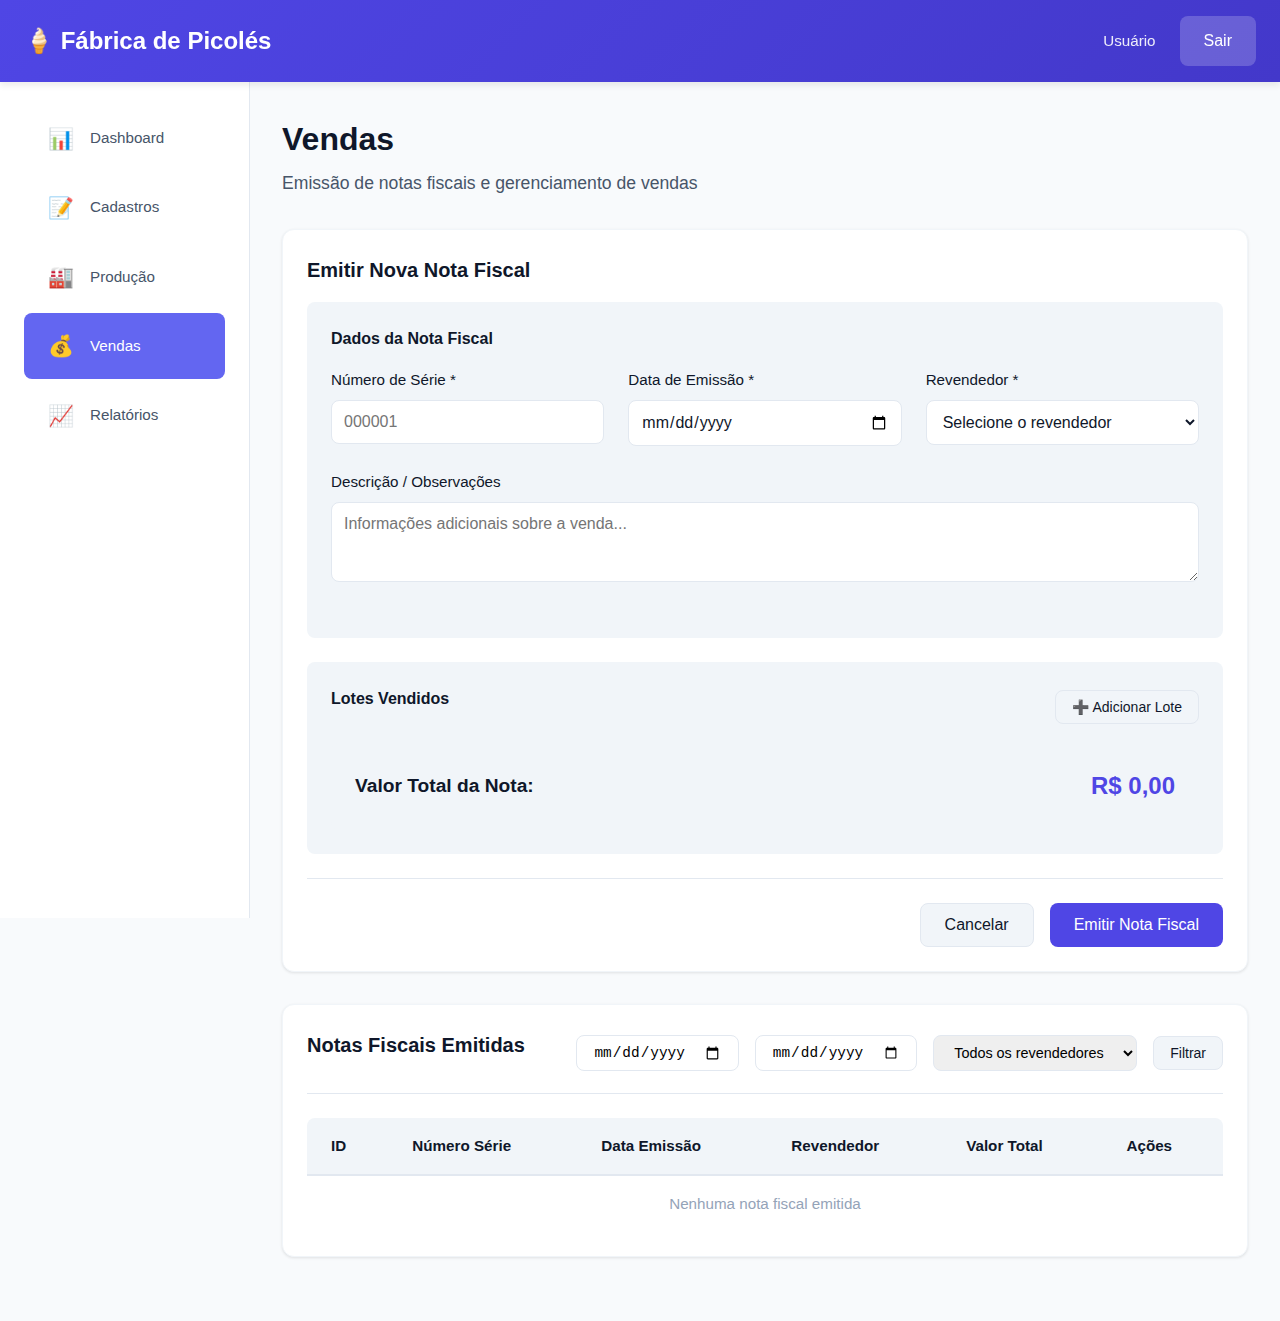
<file: vendas.html>
<!DOCTYPE html>
<html lang="pt-BR">
  <head>
    <meta charset="utf-8" />
    <meta name="viewport" content="width=device-width, initial-scale=1.0" />
    <title>Vendas - Fábrica de Picolés</title>
    <link rel="stylesheet" href="styles.css" />
  </head>
  <body class="page-app">
    <header class="topbar">
      <div class="topbar-content">
        <h1 class="topbar-title">🍦 Fábrica de Picolés</h1>
        <div class="topbar-actions">
          <span class="user-info" id="user-name">Usuário</span>
          <a href="index.html" class="btn btn-logout">Sair</a>
        </div>
      </div>
    </header>

    <div class="app-layout">
      <aside class="sidebar">
        <nav class="sidebar-nav">
          <a href="dashboard.html" class="nav-item">
            <span class="nav-icon">📊</span>
            <span class="nav-text">Dashboard</span>
          </a>
          <a href="cadastros.html" class="nav-item">
            <span class="nav-icon">📝</span>
            <span class="nav-text">Cadastros</span>
          </a>
          <a href="producao.html" class="nav-item">
            <span class="nav-icon">🏭</span>
            <span class="nav-text">Produção</span>
          </a>
          <a href="vendas.html" class="nav-item active">
            <span class="nav-icon">💰</span>
            <span class="nav-text">Vendas</span>
          </a>
          <a href="relatorios.html" class="nav-item">
            <span class="nav-icon">📈</span>
            <span class="nav-text">Relatórios</span>
          </a>
        </nav>
      </aside>

      <main class="main-content">
        <div class="page-header">
          <h2>Vendas</h2>
          <p class="page-subtitle">
            Emissão de notas fiscais e gerenciamento de vendas
          </p>
        </div>

        <!-- Seção: Emitir Nota Fiscal -->
        <section class="section">
          <div class="card">
            <h3>Emitir Nova Nota Fiscal</h3>
            <form id="form-nota-fiscal">
              <!-- Dados da Nota -->
              <div class="form-section">
                <h4>Dados da Nota Fiscal</h4>
                <div class="grid-3">
                  <div class="form-group">
                    <label for="nota-numero-serie">Número de Série *</label>
                    <input
                      type="text"
                      id="nota-numero-serie"
                      name="numero_serie"
                      required
                      placeholder="000001"
                    />
                  </div>

                  <div class="form-group">
                    <label for="nota-data">Data de Emissão *</label>
                    <input
                      type="date"
                      id="nota-data"
                      name="data_emissao"
                      required
                    />
                  </div>

                  <div class="form-group">
                    <label for="nota-revendedor">Revendedor *</label>
                    <select id="nota-revendedor" name="id_revendedor" required>
                      <option value="">Selecione o revendedor</option>
                    </select>
                  </div>
                </div>

                <div class="form-group">
                  <label for="nota-descricao">Descrição / Observações</label>
                  <textarea
                    id="nota-descricao"
                    name="descricao"
                    rows="3"
                    placeholder="Informações adicionais sobre a venda..."
                  ></textarea>
                </div>
              </div>

              <!-- Itens da Nota (Lotes) -->
              <div class="form-section">
                <div class="section-header">
                  <h4>Lotes Vendidos</h4>
                  <button
                    type="button"
                    class="btn btn-secondary btn-sm"
                    id="btn-adicionar-lote"
                  >
                    ➕ Adicionar Lote
                  </button>
                </div>

                <div id="lista-lotes-nota">
                  <!-- Lotes serão adicionados aqui dinamicamente -->
                </div>

                <div class="valor-total-container">
                  <div class="valor-total-label">Valor Total da Nota:</div>
                  <div class="valor-total-valor">
                    R$ <span id="nota-valor-total">0,00</span>
                  </div>
                </div>
              </div>

              <div class="form-actions">
                <button
                  type="button"
                  class="btn btn-secondary"
                  id="btn-cancelar-nota"
                >
                  Cancelar
                </button>
                <button type="submit" class="btn btn-primary">
                  Emitir Nota Fiscal
                </button>
              </div>
            </form>
          </div>
        </section>

        <!-- Seção: Notas Fiscais Emitidas -->
        <section class="section">
          <div class="card">
            <div class="card-header">
              <h3>Notas Fiscais Emitidas</h3>
              <div class="filter-group">
                <input
                  type="date"
                  id="filter-data-inicio"
                  placeholder="Data início"
                />
                <input
                  type="date"
                  id="filter-data-fim"
                  placeholder="Data fim"
                />
                <select id="filter-revendedor">
                  <option value="">Todos os revendedores</option>
                </select>
                <button class="btn btn-secondary btn-sm" id="btn-filtrar">
                  Filtrar
                </button>
              </div>
            </div>
            <div class="table-container">
              <table class="table">
                <thead>
                  <tr>
                    <th>ID</th>
                    <th>Número Série</th>
                    <th>Data Emissão</th>
                    <th>Revendedor</th>
                    <th>Valor Total</th>
                    <th>Ações</th>
                  </tr>
                </thead>
                <tbody id="table-notas-fiscais">
                  <tr>
                    <td colspan="6" class="text-center text-muted">
                      Nenhuma nota fiscal emitida
                    </td>
                  </tr>
                </tbody>
              </table>
            </div>
          </div>
        </section>
      </main>
    </div>

    <!-- Template para Item de Lote -->
    <template id="template-lote-item">
      <div class="lote-item">
        <div class="lote-item-content">
          <div class="form-group">
            <label>Lote *</label>
            <select class="lote-select" required>
              <option value="">Selecione o lote</option>
            </select>
          </div>
          <div class="form-group">
            <label>Quantidade *</label>
            <input
              type="number"
              class="lote-quantidade"
              min="1"
              required
              placeholder="0"
            />
          </div>
          <div class="form-group">
            <label>Disponível</label>
            <input
              type="text"
              class="lote-disponivel"
              readonly
              placeholder="0"
            />
          </div>
          <div class="form-group">
            <label>Valor Unit.</label>
            <input
              type="text"
              class="lote-valor-unit"
              readonly
              placeholder="R$ 0,00"
            />
          </div>
          <div class="form-group">
            <label>Subtotal</label>
            <input
              type="text"
              class="lote-subtotal"
              readonly
              placeholder="R$ 0,00"
            />
          </div>
        </div>
        <button type="button" class="btn-remove-lote" title="Remover lote">
          🗑️
        </button>
      </div>
    </template>

    <!-- Modal: Detalhes da Nota Fiscal -->
    <div id="modal-detalhes-nota" class="modal">
      <div class="modal-content modal-lg">
        <div class="modal-header">
          <h3>Detalhes da Nota Fiscal</h3>
          <button class="modal-close" data-close="modal-detalhes-nota">
            &times;
          </button>
        </div>
        <div class="modal-body" id="modal-nota-body">
          <!-- Conteúdo dinâmico -->
        </div>
        <div class="modal-footer">
          <button class="btn btn-secondary" data-close="modal-detalhes-nota">
            Fechar
          </button>
          <button class="btn btn-primary" id="btn-imprimir-nota">
            Imprimir
          </button>
        </div>
      </div>
    </div>
  </body>
</html>
</file>
<file: styles.css>
/* ====================================
   VARIÁVEIS CSS E RESET
   ==================================== */

:root {
  /* Cores Principais */
  --primary: #4f46e5;
  --primary-dark: #4338ca;
  --primary-light: #6366f1;

  /* Cores de Status */
  --success: #10b981;
  --warning: #f59e0b;
  --danger: #ef4444;
  --info: #3b82f6;

  /* Cores de Fundo */
  --bg-body: #f8fafc;
  --bg-card: #ffffff;
  --bg-hover: #f1f5f9;
  --bg-secondary: #f1f5f9;

  /* Cores de Texto */
  --text-primary: #0f172a;
  --text-secondary: #475569;
  --text-muted: #94a3b8;
  --text-light: #cbd5e1;

  /* Bordas */
  --border-color: #e2e8f0;
  --border-light: #f1f5f9;

  /* Sombras */
  --shadow-sm: 0 1px 2px rgba(0, 0, 0, 0.05);
  --shadow: 0 1px 3px rgba(0, 0, 0, 0.1);
  --shadow-md: 0 4px 6px rgba(0, 0, 0, 0.07);
  --shadow-lg: 0 10px 15px rgba(0, 0, 0, 0.1);
  --shadow-xl: 0 20px 25px rgba(0, 0, 0, 0.15);

  /* Espaçamentos */
  --spacing-xs: 0.25rem;
  --spacing-sm: 0.5rem;
  --spacing: 1rem;
  --spacing-md: 1.5rem;
  --spacing-lg: 2rem;
  --spacing-xl: 3rem;

  /* Bordas Arredondadas */
  --radius-sm: 0.375rem;
  --radius: 0.5rem;
  --radius-md: 0.75rem;
  --radius-lg: 1rem;

  /* Transições */
  --transition: all 0.2s ease;
  --transition-slow: all 0.3s ease;
}

* {
  margin: 0;
  padding: 0;
  box-sizing: border-box;
}

html {
  scroll-behavior: smooth;
  font-size: 16px;
}

body {
  font-family: -apple-system, BlinkMacSystemFont, "Segoe UI", "Inter", "Roboto",
    "Helvetica Neue", Arial, sans-serif;
  background: var(--bg-body);
  color: var(--text-primary);
  line-height: 1.6;
  -webkit-font-smoothing: antialiased;
  -moz-osx-font-smoothing: grayscale;
}

/* ====================================
   PÁGINA DE AUTENTICAÇÃO (LOGIN)
   ==================================== */

.page-auth {
  min-height: 100vh;
  display: flex;
  align-items: center;
  justify-content: center;
  background: linear-gradient(135deg, #667eea 0%, #764ba2 100%);
  padding: var(--spacing);
}

.auth-container {
  width: 100%;
  max-width: 1000px;
}

.auth-card {
  background: var(--bg-card);
  border-radius: var(--radius-lg);
  padding: var(--spacing-xl);
  box-shadow: var(--shadow-xl);
}

.logo {
  text-align: center;
  margin-bottom: var(--spacing-lg);
}

.logo h1 {
  font-size: 2.5rem;
  color: var(--primary);
  margin-bottom: var(--spacing-xs);
}

.tagline {
  color: var(--text-secondary);
  font-size: 1.1rem;
}

.auth-tabs {
  display: flex;
  gap: var(--spacing-sm);
  margin-bottom: var(--spacing-lg);
  border-bottom: 2px solid var(--border-color);
}

.tab-btn {
  flex: 1;
  padding: var(--spacing) var(--spacing-md);
  background: none;
  border: none;
  border-bottom: 3px solid transparent;
  font-size: 1rem;
  font-weight: 500;
  color: var(--text-secondary);
  cursor: pointer;
  transition: var(--transition);
  position: relative;
  bottom: -2px;
}

.tab-btn:hover {
  color: var(--primary);
}

.tab-btn.active {
  color: var(--primary);
  border-bottom-color: var(--primary);
}

.auth-form {
  display: none;
}

.auth-form.active {
  display: block;
}

.auth-footer {
  text-align: center;
  margin-top: var(--spacing-lg);
  color: rgba(255, 255, 255, 0.8);
}

/* ====================================
   LAYOUT PRINCIPAL DA APLICAÇÃO
   ==================================== */

.page-app {
  min-height: 100vh;
  display: flex;
  flex-direction: column;
}

/* Barra Superior */
.topbar {
  background: linear-gradient(
    135deg,
    var(--primary) 0%,
    var(--primary-dark) 100%
  );
  color: white;
  padding: var(--spacing) var(--spacing-md);
  box-shadow: var(--shadow-md);
  position: sticky;
  top: 0;
  z-index: 100;
}

.topbar-content {
  max-width: 1400px;
  margin: 0 auto;
  display: flex;
  justify-content: space-between;
  align-items: center;
  gap: var(--spacing);
}

.topbar-title {
  font-size: 1.5rem;
  font-weight: 600;
}

.topbar-actions {
  display: flex;
  align-items: center;
  gap: var(--spacing-md);
}

.user-info {
  font-size: 0.95rem;
  opacity: 0.9;
}

.btn-logout {
  background: rgba(255, 255, 255, 0.2);
  color: white;
  padding: 0.5rem 1rem;
  border-radius: var(--radius);
  text-decoration: none;
  font-size: 0.9rem;
  transition: var(--transition);
}

.btn-logout:hover {
  background: rgba(255, 255, 255, 0.3);
}

/* Layout com Sidebar */
.app-layout {
  display: flex;
  flex: 1;
  max-width: 1400px;
  margin: 0 auto;
  width: 100%;
}

/* Sidebar */
.sidebar {
  width: 250px;
  background: var(--bg-card);
  border-right: 1px solid var(--border-color);
  padding: var(--spacing-md);
  position: sticky;
  top: 64px;
  height: calc(100vh - 64px);
  overflow-y: auto;
}

.sidebar-nav {
  display: flex;
  flex-direction: column;
  gap: var(--spacing-xs);
}

.nav-item {
  display: flex;
  align-items: center;
  gap: var(--spacing);
  padding: var(--spacing) var(--spacing-md);
  color: var(--text-secondary);
  text-decoration: none;
  border-radius: var(--radius);
  transition: var(--transition);
  font-weight: 500;
}

.nav-item:hover {
  background: var(--bg-hover);
  color: var(--primary);
}

.nav-item.active {
  background: var(--primary-light);
  color: white;
}

.nav-icon {
  font-size: 1.3rem;
}

.nav-text {
  font-size: 0.95rem;
}

/* Conteúdo Principal */
.main-content {
  flex: 1;
  padding: var(--spacing-lg);
  overflow-x: hidden;
}

/* ====================================
   COMPONENTES COMUNS
   ==================================== */

/* Cards */
.card {
  background: var(--bg-card);
  border-radius: var(--radius-md);
  padding: var(--spacing-md);
  box-shadow: var(--shadow);
  border: 1px solid var(--border-light);
  transition: var(--transition-slow);
}

.card:hover {
  box-shadow: var(--shadow-md);
}

.card-header {
  display: flex;
  justify-content: space-between;
  align-items: center;
  margin-bottom: var(--spacing-md);
  padding-bottom: var(--spacing);
  border-bottom: 1px solid var(--border-color);
}

.card h3 {
  font-size: 1.25rem;
  font-weight: 600;
  color: var(--text-primary);
  margin-bottom: var(--spacing);
}

/* Cabeçalho de Página */
.page-header {
  margin-bottom: var(--spacing-lg);
}

.page-header h2 {
  font-size: 2rem;
  font-weight: 700;
  color: var(--text-primary);
  margin-bottom: var(--spacing-xs);
}

.page-subtitle {
  color: var(--text-secondary);
  font-size: 1.1rem;
}

/* Seções */
.section {
  margin-bottom: var(--spacing-lg);
}

.section-title {
  font-size: 1.5rem;
  font-weight: 600;
  margin-bottom: var(--spacing-md);
}

.section-header {
  display: flex;
  justify-content: space-between;
  align-items: center;
  margin-bottom: var(--spacing);
}

/* Grids */
.grid-2 {
  display: grid;
  grid-template-columns: repeat(auto-fit, minmax(400px, 1fr));
  gap: var(--spacing-md);
}

.grid-3 {
  display: grid;
  grid-template-columns: repeat(auto-fit, minmax(250px, 1fr));
  gap: var(--spacing-md);
}

.grid-4 {
  display: grid;
  grid-template-columns: repeat(auto-fit, minmax(200px, 1fr));
  gap: var(--spacing-md);
}

/* ====================================
   FORMULÁRIOS
   ==================================== */

.form-group {
  margin-bottom: var(--spacing-md);
}

.form-group label {
  display: block;
  font-weight: 500;
  color: var(--text-primary);
  margin-bottom: var(--spacing-sm);
  font-size: 0.95rem;
}

.form-group input,
.form-group select,
.form-group textarea {
  width: 100%;
  padding: 0.75rem;
  border: 1px solid var(--border-color);
  border-radius: var(--radius);
  font-size: 1rem;
  font-family: inherit;
  transition: var(--transition);
  background: var(--bg-card);
  color: var(--text-primary);
}

.form-group input:focus,
.form-group select:focus,
.form-group textarea:focus {
  outline: none;
  border-color: var(--primary);
  box-shadow: 0 0 0 3px rgba(79, 70, 229, 0.1);
}

.form-group input:disabled,
.form-group select:disabled,
.form-group textarea:disabled {
  background: var(--bg-secondary);
  cursor: not-allowed;
  opacity: 0.6;
}

.form-hint {
  display: block;
  font-size: 0.85rem;
  color: var(--text-muted);
  margin-top: var(--spacing-xs);
}

.form-section {
  background: var(--bg-secondary);
  padding: var(--spacing-md);
  border-radius: var(--radius);
  margin-bottom: var(--spacing-md);
}

.form-section h4 {
  font-size: 1rem;
  font-weight: 600;
  margin-bottom: var(--spacing);
  color: var(--text-primary);
}

.form-actions {
  display: flex;
  gap: var(--spacing);
  justify-content: flex-end;
  margin-top: var(--spacing-md);
  padding-top: var(--spacing-md);
  border-top: 1px solid var(--border-color);
}

/* Checkbox Group */
.checkbox-group {
  display: grid;
  grid-template-columns: repeat(auto-fill, minmax(200px, 1fr));
  gap: var(--spacing);
}

.checkbox-item {
  display: flex;
  align-items: center;
  gap: var(--spacing-sm);
}

.checkbox-item input[type="checkbox"] {
  width: 18px;
  height: 18px;
  cursor: pointer;
}

.checkbox-item label {
  cursor: pointer;
  margin: 0;
  font-weight: normal;
}

/* ====================================
   BOTÕES
   ==================================== */

.btn {
  padding: 0.75rem 1.5rem;
  border: none;
  border-radius: var(--radius);
  font-size: 1rem;
  font-weight: 500;
  cursor: pointer;
  transition: var(--transition);
  text-decoration: none;
  display: inline-flex;
  align-items: center;
  justify-content: center;
  gap: var(--spacing-sm);
  white-space: nowrap;
}

.btn:active {
  transform: translateY(1px);
}

.btn-primary {
  background: var(--primary);
  color: white;
}

.btn-primary:hover {
  background: var(--primary-dark);
}

.btn-secondary {
  background: var(--bg-secondary);
  color: var(--text-primary);
  border: 1px solid var(--border-color);
}

.btn-secondary:hover {
  background: var(--bg-hover);
}

.btn-success {
  background: var(--success);
  color: white;
}

.btn-success:hover {
  background: #059669;
}

.btn-danger {
  background: var(--danger);
  color: white;
}

.btn-danger:hover {
  background: #dc2626;
}

.btn-sm {
  padding: 0.5rem 1rem;
  font-size: 0.875rem;
}

.btn-block {
  width: 100%;
}

.btn:disabled {
  opacity: 0.5;
  cursor: not-allowed;
}

/* ====================================
   TABELAS
   ==================================== */

.table-container {
  overflow-x: auto;
  border-radius: var(--radius);
}

.table {
  width: 100%;
  border-collapse: collapse;
  font-size: 0.95rem;
}

.table thead {
  background: var(--bg-secondary);
}

.table th {
  padding: var(--spacing) var(--spacing-md);
  text-align: left;
  font-weight: 600;
  color: var(--text-primary);
  border-bottom: 2px solid var(--border-color);
  white-space: nowrap;
}

.table td {
  padding: var(--spacing) var(--spacing-md);
  border-bottom: 1px solid var(--border-light);
}

.table tbody tr {
  transition: var(--transition);
}

.table tbody tr:hover {
  background: var(--bg-hover);
}

.table tbody tr:last-child td {
  border-bottom: none;
}

.text-center {
  text-align: center;
}

.text-muted {
  color: var(--text-muted);
}

/* ====================================
   ABAS (TABS)
   ==================================== */

.tabs {
  display: flex;
  gap: var(--spacing-sm);
  margin-bottom: var(--spacing-md);
  border-bottom: 2px solid var(--border-color);
  flex-wrap: wrap;
}

.tab-button {
  padding: var(--spacing) var(--spacing-md);
  background: none;
  border: none;
  border-bottom: 3px solid transparent;
  font-size: 0.95rem;
  font-weight: 500;
  color: var(--text-secondary);
  cursor: pointer;
  transition: var(--transition);
  position: relative;
  bottom: -2px;
  white-space: nowrap;
}

.tab-button:hover {
  color: var(--primary);
  background: var(--bg-hover);
}

.tab-button.active {
  color: var(--primary);
  border-bottom-color: var(--primary);
}

.tab-content {
  display: none;
}

.tab-content.active {
  display: block;
}

/* ====================================
   DASHBOARD
   ==================================== */

.dashboard-grid {
  display: grid;
  grid-template-columns: repeat(auto-fit, minmax(250px, 1fr));
  gap: var(--spacing-md);
  margin-bottom: var(--spacing-lg);
}

.stat-card {
  background: var(--bg-card);
  border-radius: var(--radius-md);
  padding: var(--spacing-md);
  box-shadow: var(--shadow);
  display: flex;
  align-items: center;
  gap: var(--spacing-md);
  border: 1px solid var(--border-light);
  transition: var(--transition-slow);
}

.stat-card:hover {
  transform: translateY(-4px);
  box-shadow: var(--shadow-lg);
}

.stat-icon {
  width: 60px;
  height: 60px;
  border-radius: var(--radius-md);
  display: flex;
  align-items: center;
  justify-content: center;
  font-size: 2rem;
  flex-shrink: 0;
}

.stat-icon.blue {
  background: linear-gradient(135deg, #3b82f6 0%, #2563eb 100%);
}
.stat-icon.green {
  background: linear-gradient(135deg, #10b981 0%, #059669 100%);
}
.stat-icon.orange {
  background: linear-gradient(135deg, #f59e0b 0%, #d97706 100%);
}
.stat-icon.purple {
  background: linear-gradient(135deg, #8b5cf6 0%, #7c3aed 100%);
}

.stat-content h3 {
  font-size: 0.9rem;
  color: var(--text-secondary);
  font-weight: 500;
  margin-bottom: var(--spacing-xs);
}

.stat-value {
  font-size: 1.8rem;
  font-weight: 700;
  color: var(--text-primary);
}

.quick-actions {
  display: grid;
  grid-template-columns: repeat(auto-fit, minmax(200px, 1fr));
  gap: var(--spacing-md);
}

.action-card {
  background: var(--bg-card);
  border: 2px solid var(--border-color);
  border-radius: var(--radius-md);
  padding: var(--spacing-md);
  text-align: center;
  text-decoration: none;
  transition: var(--transition);
  cursor: pointer;
}

.action-card:hover {
  border-color: var(--primary);
  transform: translateY(-2px);
  box-shadow: var(--shadow-md);
}

.action-icon {
  font-size: 2.5rem;
  display: block;
  margin-bottom: var(--spacing);
}

.action-card h4 {
  color: var(--text-primary);
  margin-bottom: var(--spacing-xs);
  font-size: 1.1rem;
}

.action-card p {
  color: var(--text-secondary);
  font-size: 0.9rem;
}

/* ====================================
   RELATÓRIOS
   ==================================== */

.filters-card {
  margin-bottom: var(--spacing-lg);
}

.stats-grid {
  display: grid;
  grid-template-columns: repeat(auto-fit, minmax(220px, 1fr));
  gap: var(--spacing-md);
  margin-bottom: var(--spacing-lg);
}

.stat-card-report {
  background: var(--bg-card);
  border-radius: var(--radius-md);
  padding: var(--spacing-md);
  box-shadow: var(--shadow);
  display: flex;
  align-items: center;
  gap: var(--spacing);
  border-left: 4px solid var(--primary);
}

.stat-icon-report {
  font-size: 2rem;
  width: 50px;
  height: 50px;
  display: flex;
  align-items: center;
  justify-content: center;
  border-radius: var(--radius);
  flex-shrink: 0;
}

.stat-icon-report.blue {
  background: rgba(59, 130, 246, 0.1);
}
.stat-icon-report.green {
  background: rgba(16, 185, 129, 0.1);
}
.stat-icon-report.purple {
  background: rgba(139, 92, 246, 0.1);
}
.stat-icon-report.orange {
  background: rgba(245, 158, 11, 0.1);
}

.stat-details {
  display: flex;
  flex-direction: column;
}

.stat-label {
  font-size: 0.85rem;
  color: var(--text-secondary);
  margin-bottom: var(--spacing-xs);
}

.stat-value-report {
  font-size: 1.5rem;
  font-weight: 700;
  color: var(--text-primary);
}

.chart-container {
  position: relative;
  height: 400px;
  margin-top: var(--spacing-md);
}

.chart-container-small {
  position: relative;
  height: 300px;
  margin-top: var(--spacing);
}

/* ====================================
   MÓDULO DE VENDAS
   ==================================== */

.lote-item {
  background: var(--bg-card);
  border: 1px solid var(--border-color);
  border-radius: var(--radius);
  padding: var(--spacing-md);
  margin-bottom: var(--spacing);
  display: flex;
  gap: var(--spacing);
  align-items: flex-start;
}

.lote-item-content {
  flex: 1;
  display: grid;
  grid-template-columns: 2fr 1fr 1fr 1fr 1fr;
  gap: var(--spacing);
  align-items: end;
}

.btn-remove-lote {
  background: var(--danger);
  color: white;
  border: none;
  border-radius: var(--radius);
  width: 40px;
  height: 40px;
  cursor: pointer;
  font-size: 1.2rem;
  transition: var(--transition);
  flex-shrink: 0;
}

.btn-remove-lote:hover {
  background: #dc2626;
  transform: scale(1.1);
}

.valor-total-container {
  background: var(--bg-secondary);
  padding: var(--spacing-md);
  border-radius: var(--radius);
  display: flex;
  justify-content: space-between;
  align-items: center;
  margin-top: var(--spacing);
  font-size: 1.2rem;
  font-weight: 600;
}

.valor-total-valor {
  color: var(--primary);
  font-size: 1.5rem;
}

/* ====================================
   MODAL
   ==================================== */

.modal {
  display: none;
  position: fixed;
  top: 0;
  left: 0;
  width: 100%;
  height: 100%;
  background: rgba(0, 0, 0, 0.5);
  z-index: 1000;
  align-items: center;
  justify-content: center;
  padding: var(--spacing);
}

.modal.active {
  display: flex;
}

.modal-content {
  background: var(--bg-card);
  border-radius: var(--radius-lg);
  max-width: 600px;
  width: 100%;
  max-height: 90vh;
  overflow-y: auto;
  box-shadow: var(--shadow-xl);
}

.modal-lg {
  max-width: 900px;
}

.modal-header {
  padding: var(--spacing-md);
  border-bottom: 1px solid var(--border-color);
  display: flex;
  justify-content: space-between;
  align-items: center;
}

.modal-header h3 {
  margin: 0;
}

.modal-close {
  background: none;
  border: none;
  font-size: 2rem;
  color: var(--text-muted);
  cursor: pointer;
  line-height: 1;
  transition: var(--transition);
}

.modal-close:hover {
  color: var(--text-primary);
}

.modal-body {
  padding: var(--spacing-md);
}

.modal-footer {
  padding: var(--spacing-md);
  border-top: 1px solid var(--border-color);
  display: flex;
  justify-content: flex-end;
  gap: var(--spacing);
}

/* ====================================
   FILTROS E BUSCAS
   ==================================== */

.search-box input {
  padding: 0.5rem 1rem;
  border: 1px solid var(--border-color);
  border-radius: var(--radius);
  font-size: 0.9rem;
  width: 250px;
}

.filter-group {
  display: flex;
  gap: var(--spacing);
  align-items: center;
  flex-wrap: wrap;
}

.filter-group select,
.filter-group input {
  padding: 0.5rem 1rem;
  border: 1px solid var(--border-color);
  border-radius: var(--radius);
  font-size: 0.9rem;
}

/* ====================================
   MENSAGENS E ALERTAS
   ==================================== */

.message {
  padding: var(--spacing);
  border-radius: var(--radius);
  margin-top: var(--spacing);
  font-size: 0.9rem;
}

.message.success {
  background: rgba(16, 185, 129, 0.1);
  color: var(--success);
  border: 1px solid var(--success);
}

.message.error {
  background: rgba(239, 68, 68, 0.1);
  color: var(--danger);
  border: 1px solid var(--danger);
}

.message.info {
  background: rgba(59, 130, 246, 0.1);
  color: var(--info);
  border: 1px solid var(--info);
}

/* ====================================
   RESPONSIVIDADE
   ==================================== */

@media (max-width: 1024px) {
  .app-layout {
    flex-direction: column;
  }

  .sidebar {
    width: 100%;
    height: auto;
    position: static;
    border-right: none;
    border-bottom: 1px solid var(--border-color);
  }

  .sidebar-nav {
    flex-direction: row;
    overflow-x: auto;
  }

  .nav-item {
    flex-direction: column;
    min-width: 80px;
  }

  .nav-text {
    font-size: 0.8rem;
  }
}

@media (max-width: 768px) {
  .topbar-content {
    flex-direction: column;
    text-align: center;
  }

  .grid-2,
  .grid-3,
  .grid-4 {
    grid-template-columns: 1fr;
  }

  .lote-item-content {
    grid-template-columns: 1fr;
  }

  .table {
    font-size: 0.85rem;
  }

  .table th,
  .table td {
    padding: var(--spacing-sm);
  }

  .chart-container {
    height: 300px;
  }

  .dashboard-grid {
    grid-template-columns: 1fr;
  }

  .form-actions {
    flex-direction: column;
  }

  .btn {
    width: 100%;
  }
}

@media (max-width: 480px) {
  html {
    font-size: 14px;
  }

  .auth-card {
    padding: var(--spacing-md);
  }

  .logo h1 {
    font-size: 2rem;
  }

  .page-header h2 {
    font-size: 1.5rem;
  }

  .modal-content {
    max-width: 100%;
    border-radius: 0;
  }
}

/* ====================================
   UTILITÁRIOS
   ==================================== */

.hidden {
  display: none !important;
}

.text-primary {
  color: var(--text-primary);
}

.text-secondary {
  color: var(--text-secondary);
}

.text-muted {
  color: var(--text-muted);
}

.text-center {
  text-align: center;
}

.text-right {
  text-align: right;
}

.mt-1 {
  margin-top: var(--spacing);
}
.mt-2 {
  margin-top: var(--spacing-md);
}
.mt-3 {
  margin-top: var(--spacing-lg);
}

.mb-1 {
  margin-bottom: var(--spacing);
}
.mb-2 {
  margin-bottom: var(--spacing-md);
}
.mb-3 {
  margin-bottom: var(--spacing-lg);
}

/* Scrollbar personalizada */
::-webkit-scrollbar {
  width: 8px;
  height: 8px;
}

::-webkit-scrollbar-track {
  background: var(--bg-secondary);
}

::-webkit-scrollbar-thumb {
  background: var(--border-color);
  border-radius: 4px;
}

::-webkit-scrollbar-thumb:hover {
  background: var(--text-muted);
}
</file>
